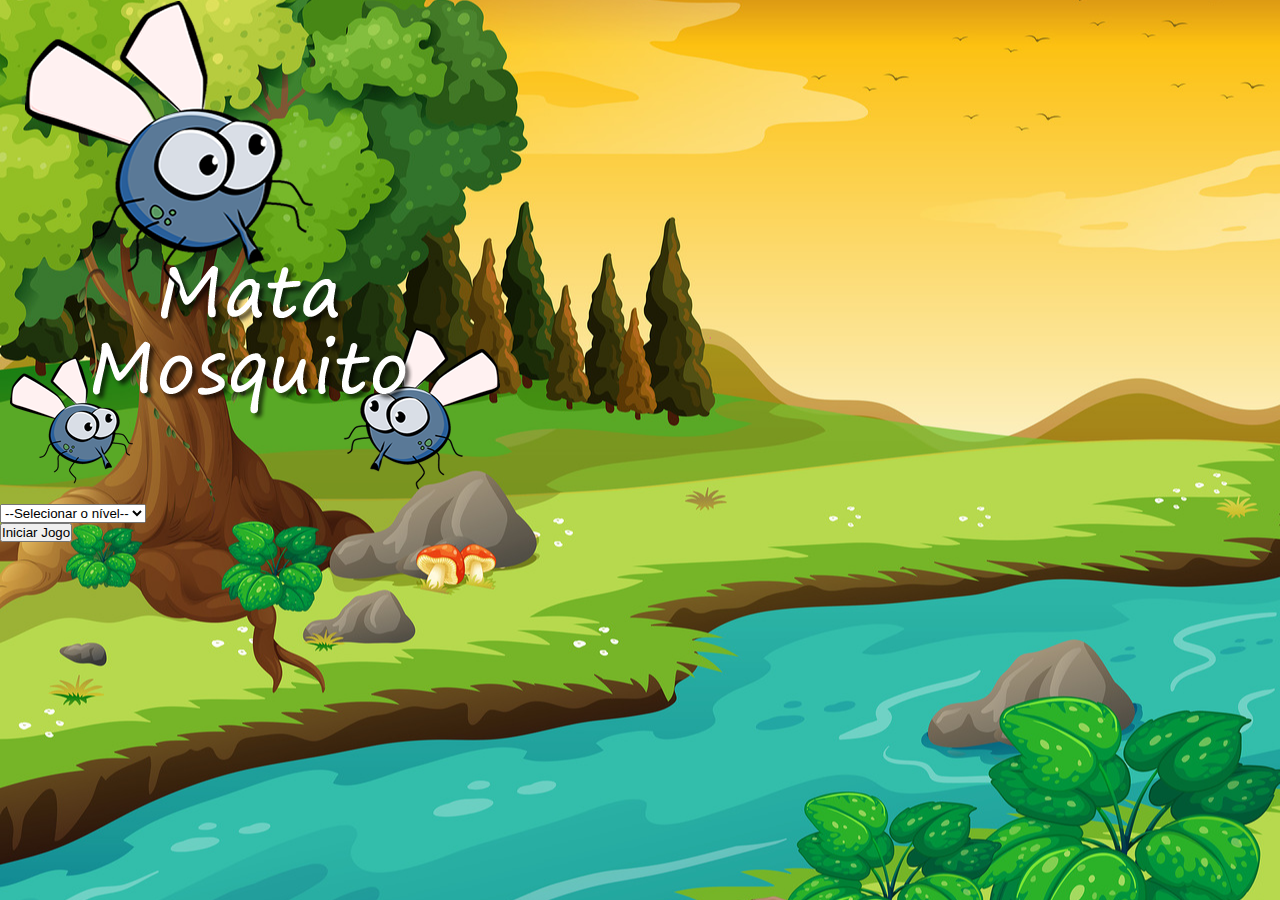
<file: index.html>
<!DOCTYPE html>
<html lang="en">
<head>
    <meta charset="UTF-8">
    <meta name="viewport" content="width=device-width, initial-scale=1.0">
    <title>Fim de Jogo</title>

    <link href="https://cdn.jsdelivr.net/npm/bootstrap@5.3.2/dist/css/bootstrap.min.css" rel="stylesheet" integrity="sha384-T3c6CoIi6uLrA9TneNEoa7RxnatzjcDSCmG1MXxSR1GAsXEV/Dwwykc2MPK8M2HN" crossorigin="anonymous">

    <link rel="stylesheet" href="style.css">

    <script>
        function iniciarjogo(){
           var nivel = document.getElementById('nivel').value

           if(nivel === ''){
            alert('Selecione um nível para inicia o jogo')
            return false
           }
           window.location.href= "Mata_mosquito.html?"+nivel      
         }
    </script>
</head>
<body>

    <div class="container">
        <div class="row">
            <div class="col">
                <div class="d-flex justify-content-center">
                    

                    <img src="imagens/game.png"/>
                </div>
            </div>
        </div>
    </div>

    <div class="container">

        <div class="row">
            <div class="col">
                <div class="d-flex justify-content-center">

                    <div  class="mb-2">
                        <select class="form-control" id="nivel">
                            <option value="">--Selecionar o nível--</option>
                            <option value="Normal">Normal</option>
                            <option value="Dificíl">Dificíl</option>
                            <option value="Hard">Modo Hard</option>
                        </select>
                    </div>
                </div>   
            </div> 
        </div>     

        <div class="row">
            <div class="col">
                <div class="d-flex justify-content-center">
                    <button type="button" class="btn btn-danger btn-lg" onclick="iniciarjogo()" >Iniciar Jogo</button>

                   
                </div>
            </div>
        </div>
    </div>
    
</body>
</html>
</file>
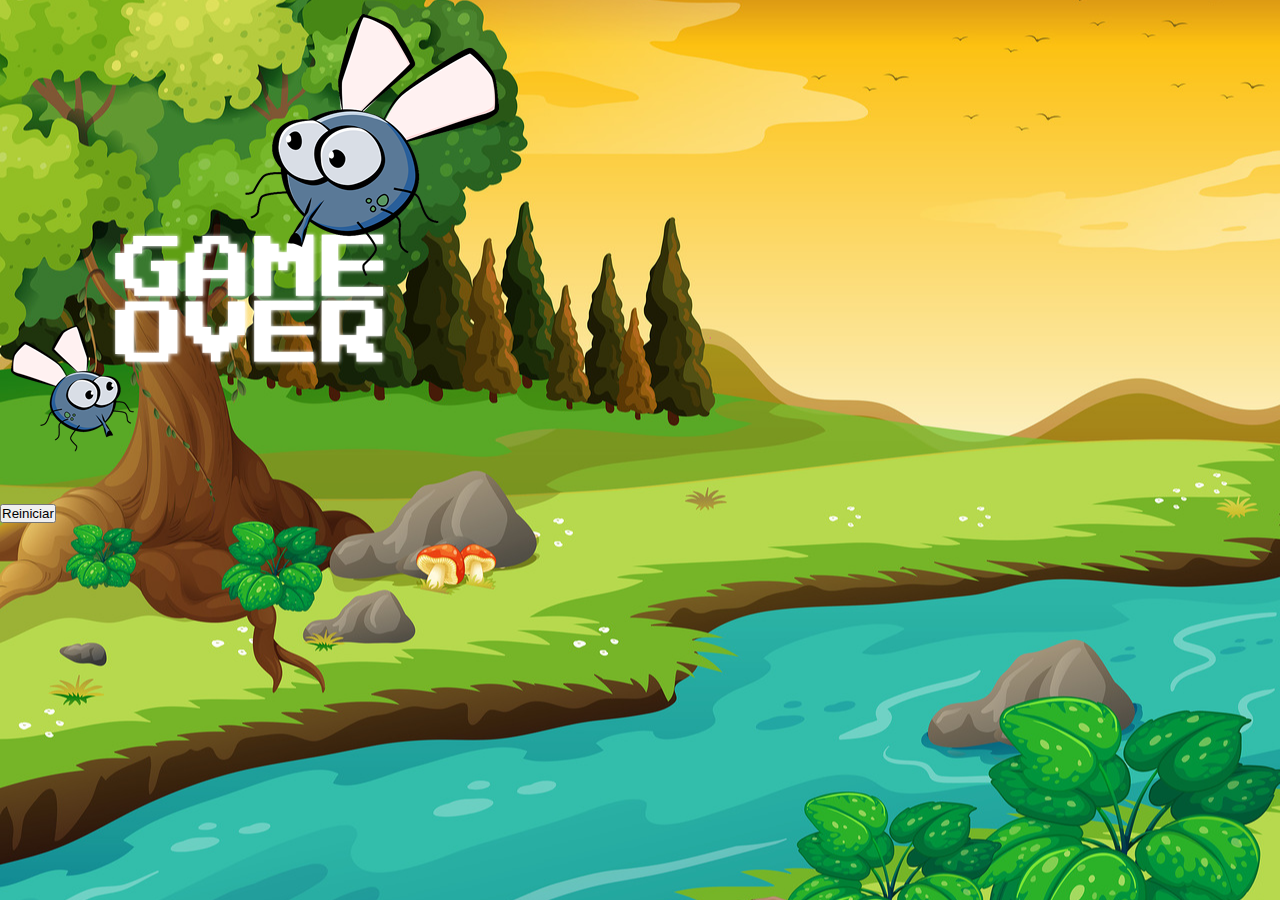
<file: fim_de_jogo.html>
<!DOCTYPE html>
<html lang="Pt-Br">
<head>
    <meta charset="UTF-8">
    <meta name="viewport" content="width=device-width, initial-scale=1.0">
    <title>Fim de Jogo</title>

    <link href="https://cdn.jsdelivr.net/npm/bootstrap@5.3.2/dist/css/bootstrap.min.css" rel="stylesheet" integrity="sha384-T3c6CoIi6uLrA9TneNEoa7RxnatzjcDSCmG1MXxSR1GAsXEV/Dwwykc2MPK8M2HN" crossorigin="anonymous">

    <link rel="stylesheet" href="style.css">
</head>
<body>

    <div class="container">
        <div class="row">
            <div class="col">
                <div class="d-flex justify-content-center">
                    

                    <img src="imagens/game_over.png"/>
                </div>
            </div>
        </div>
    </div>

    <div class="container">
        <div class="row">
            <div class="col">
                <div class="d-flex justify-content-center">
                    <button type="button" class="btn btn-dark btn-lg" onclick="window.location.href ='index.html'">Reiniciar</button>

                   
                </div>
            </div>
        </div>
    </div>
    
</body>
</html>
</file>
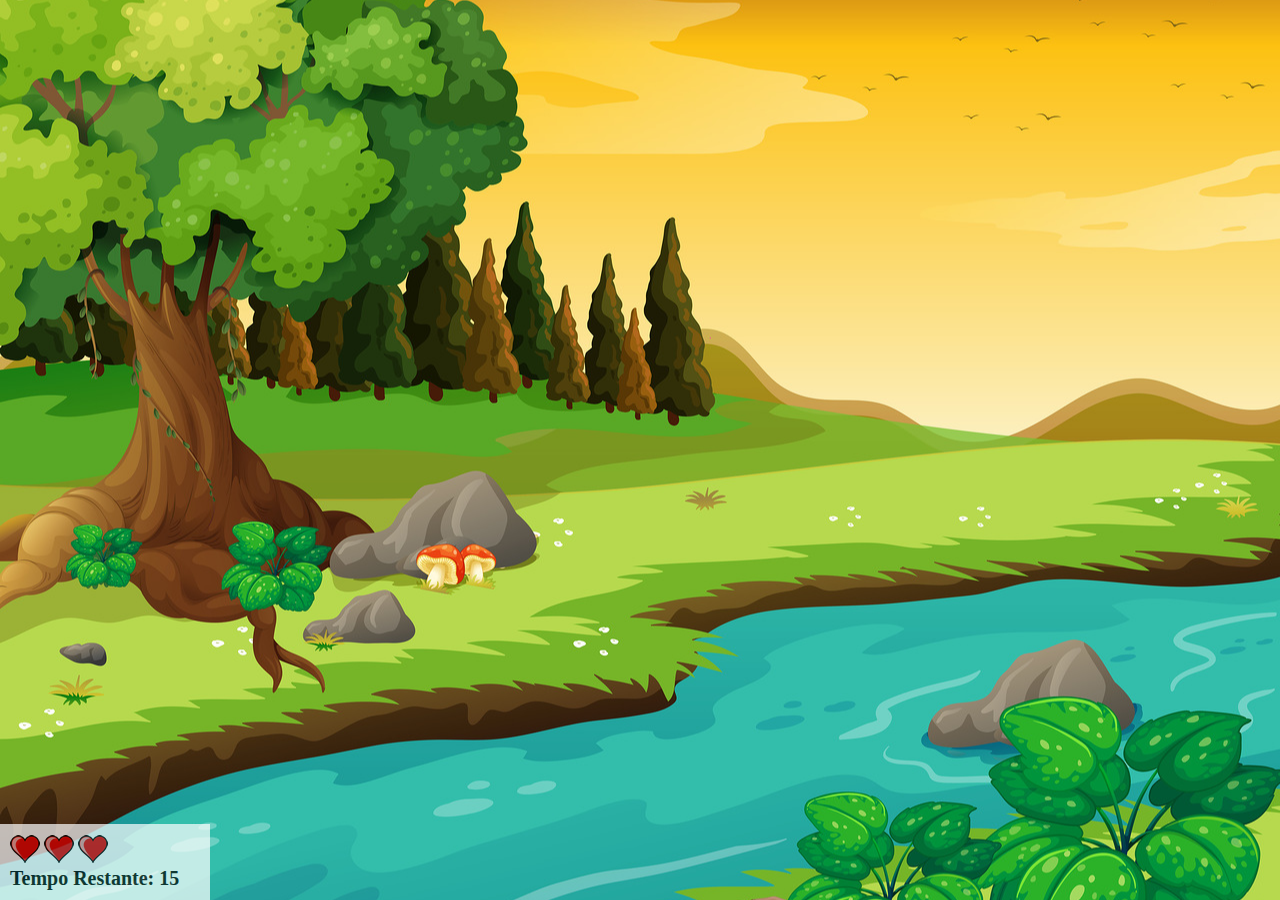
<file: Mata_mosquito.html>
<!DOCTYPE html>
<html lang="Pt-Br">
<head>
    <meta charset="UTF-8">
    <meta name="viewport" content="width=device-width, initial-scale=1.0">
    <title>Mata Mosquito</title>
</head>
<link rel="stylesheet" href="style.css">
<script src="Jogo.js"></script>
<body onresize="areaJogoMataMosquito()">

   <div class="painel"> 
    <div class="vidas"> 
        <img id="v1" src="imagens/coracao_cheio.png">
        <img id="v2" src="imagens/coracao_cheio.png">
        <img id="v3" src="imagens/coracao_cheio.png">
    </div>
    <div class="cronometro">Tempo Restante: <span  id="cronometro"></span></div>
</div>


    

  

    <script>
         document.getElementById('cronometro').innerHTML = tempo
        

       var criaMosca = setInterval(function(){
            posicaoRandomica()


        }, criaMosquitoTempo)

    </script>
    
</body>
</html>
</file>
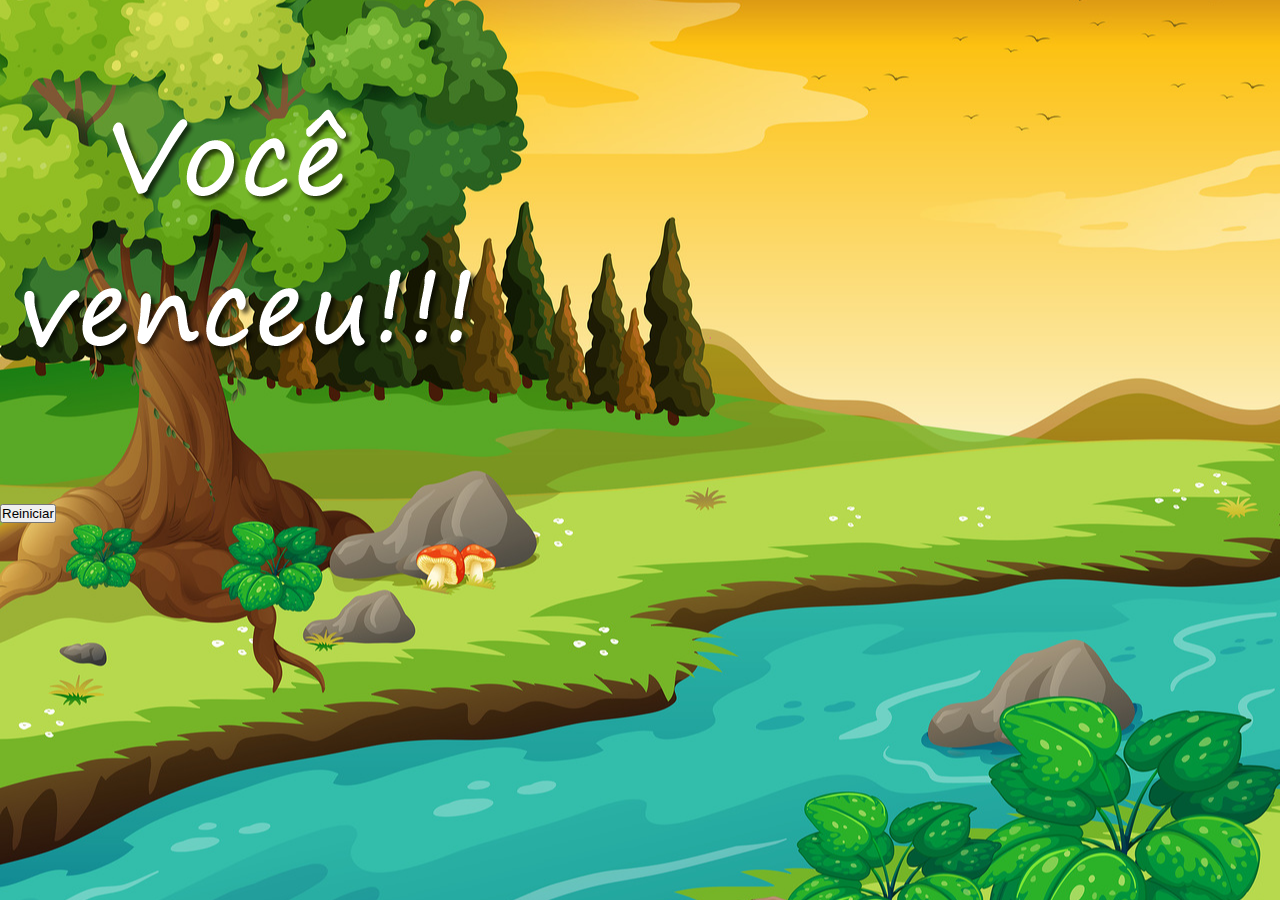
<file: Vitoria.html>
<!DOCTYPE html>
<html lang="en">
<head>
    <meta charset="UTF-8">
    <meta name="viewport" content="width=device-width, initial-scale=1.0">
    <title>Fim de Jogo</title>

    <link href="https://cdn.jsdelivr.net/npm/bootstrap@5.3.2/dist/css/bootstrap.min.css" rel="stylesheet" integrity="sha384-T3c6CoIi6uLrA9TneNEoa7RxnatzjcDSCmG1MXxSR1GAsXEV/Dwwykc2MPK8M2HN" crossorigin="anonymous">

    <link rel="stylesheet" href="style.css">
</head>
<body>

    <div class="container">
        <div class="row">
            <div class="col">
                <div class="d-flex justify-content-center">
                    

                    <img src="imagens/vitoria.png"/>
                </div>
            </div>
        </div>
    </div>

    <div class="container">
        <div class="row">
            <div class="col">
                <div class="d-flex justify-content-center">
                    <button type="button" class="btn btn-dark btn-lg" onclick="window.location.href ='index.html'">Reiniciar</button>

                   
                </div>
            </div>
        </div>
    </div>
    
</body>
</html>
</file>
<file: style.css>
*{
   margin: 0;
   padding: 0;
}

html{
   cursor: url(imagens/mata_mosca.png) 30 30, auto;
   
}


body{
   background: url('imagens/bg.jpg') no-repeat center center fixed; 
   -webkit-background-size: cover;
   -moz-background-size: cover;
   -o-background-size: cover;
   background-size: cover;
}

.mosquito1{
   width: 50px;
   height: 50px;
   

}

.mosquito2{
   width: 70px;
   height: 70px;
   

}

.mosquito3{
   width: 90px;
   height: 90px;
   

}

.ladoA{
   transform:scale(1);
}

.ladoB{
   transform:scale(-1);
}
.painel{
   position: absolute;
   width: 190px;
   padding: 10px;
   left: 0px;
   bottom: 0px;
   border-top: solid 1px #ffff;
   background-color: #ffff;
   opacity: 0.7;
}

.vidas{
   float: left;

}

.cronometro{
   float: left;
   font-size: 20px;
   font-weight: bold;
}
</file>
